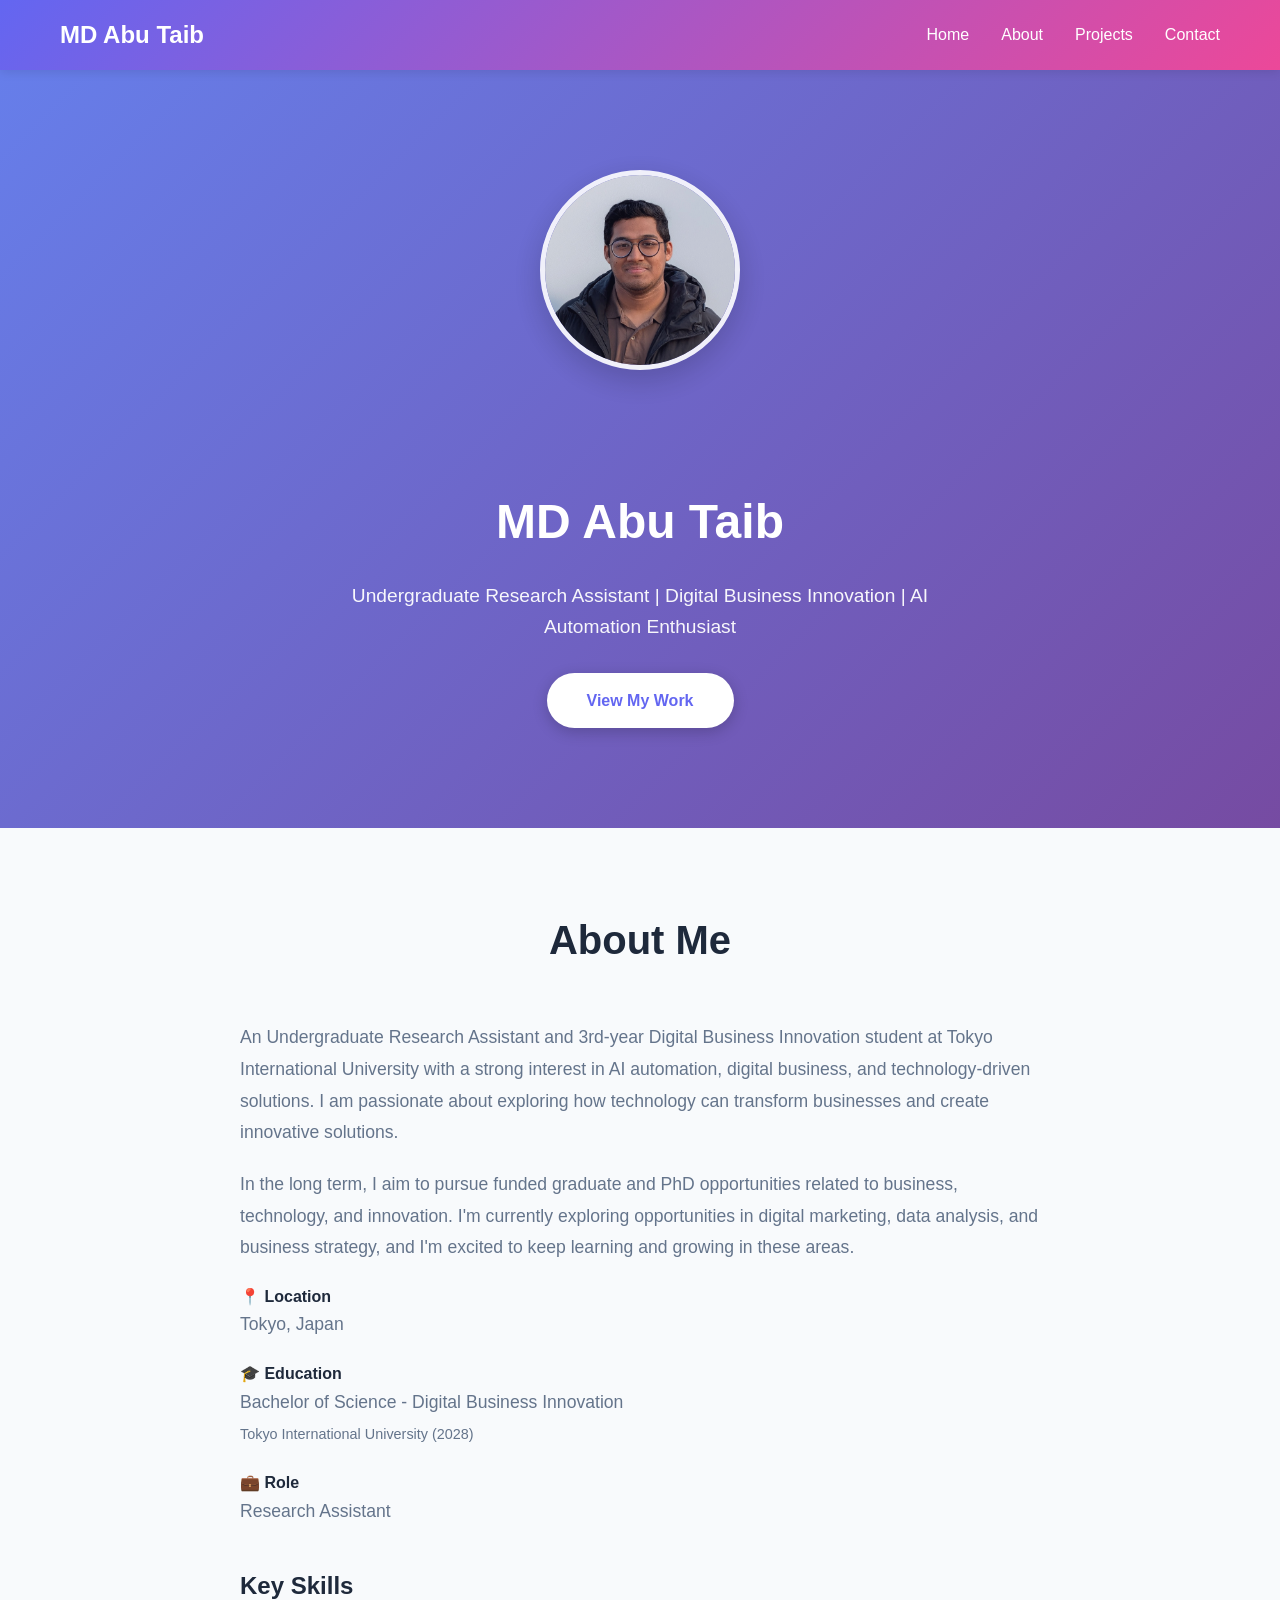
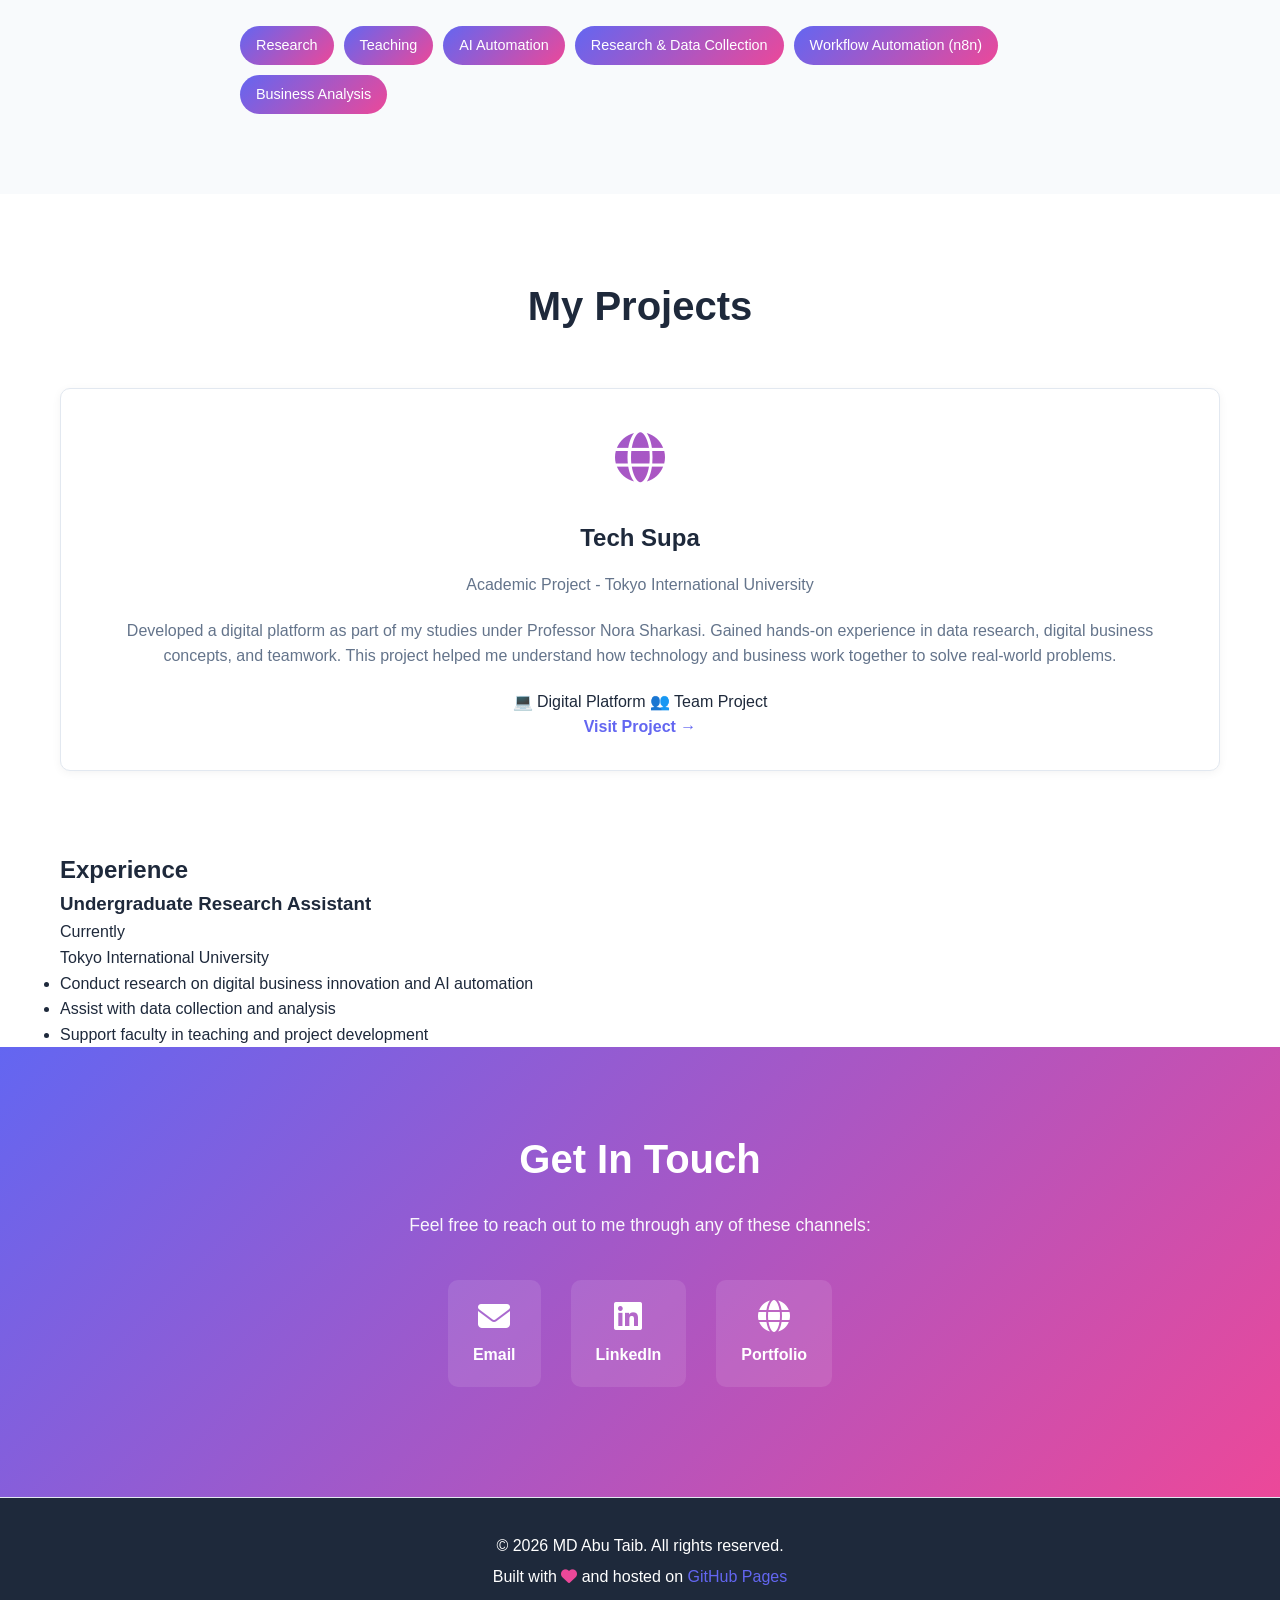
<file: index.html>
<!DOCTYPE html>
<html lang="en">
<head>
    <meta charset="UTF-8">
    <meta name="viewport" content="width=device-width, initial-scale=1.0">
    <title>MD Abu Taib - Digital Business Innovation & AI Automation</title>
    <link rel="stylesheet" href="styles.css">
    <link rel="stylesheet" href="https://cdnjs.cloudflare.com/ajax/libs/font-awesome/6.4.0/css/all.min.css">
    <style>
        .profile-image {
            width: 200px;
            height: 200px;
            border-radius: 50%;
            object-fit: cover;
            border: 5px solid white;
            box-shadow: 0 10px 30px rgba(0, 0, 0, 0.2);
            margin-bottom: 30px;
        }
    </style>
</head>
<body>
    <!-- Navigation -->
    <nav class="navbar">
        <div class="container">
            <div class="logo">MD Abu Taib</div>
            <ul class="nav-links">
                <li><a href="#home">Home</a></li>
                <li><a href="#about">About</a></li>
                <li><a href="#projects">Projects</a></li>
                <li><a href="#contact">Contact</a></li>
            </ul>
        </div>
    </nav>

    <!-- Hero Section -->
    <section id="home" class="hero">
        <div class="hero-content">
            <div class="hero-avatar">
                <img src="profile.jpg" alt="MD Abu Taib Profile Photo" class="profile-image" onerror="this.style.display='none'; document.querySelector('.fallback-avatar').style.display='block';">
                <div class="fallback-avatar" style="display: none;">
                    <i class="fas fa-user-circle"></i>
                </div>
            </div>
            <h1>MD Abu Taib</h1>
            <p>Undergraduate Research Assistant | Digital Business Innovation | AI Automation Enthusiast</p>
            <a href="#projects" class="cta-button">View My Work</a>
        </div>
    </section>

    <!-- About Section -->
    <section id="about" class="about">
        <div class="container">
            <h2>About Me</h2>
            <div class="about-content">
                <div class="about-text">
                    <p>An Undergraduate Research Assistant and 3rd-year Digital Business Innovation student at Tokyo International University with a strong interest in AI automation, digital business, and technology-driven solutions. I am passionate about exploring how technology can transform businesses and create innovative solutions.</p>
                    <p>In the long term, I aim to pursue funded graduate and PhD opportunities related to business, technology, and innovation. I'm currently exploring opportunities in digital marketing, data analysis, and business strategy, and I'm excited to keep learning and growing in these areas.</p>
                    
                    <div class="info-cards">
                        <div class="info-card">
                            <h4>📍 Location</h4>
                            <p>Tokyo, Japan</p>
                        </div>
                        <div class="info-card">
                            <h4>🎓 Education</h4>
                            <p>Bachelor of Science - Digital Business Innovation<br><span style="font-size: 0.9rem;">Tokyo International University (2028)</span></p>
                        </div>
                        <div class="info-card">
                            <h4>💼 Role</h4>
                            <p>Research Assistant</p>
                        </div>
                    </div>

                    <div class="skills">
                        <h3>Key Skills</h3>
                        <div class="skill-tags">
                            <span class="skill-tag">Research</span>
                            <span class="skill-tag">Teaching</span>
                            <span class="skill-tag">AI Automation</span>
                            <span class="skill-tag">Research & Data Collection</span>
                            <span class="skill-tag">Workflow Automation (n8n)</span>
                            <span class="skill-tag">Business Analysis</span>
                        </div>
                    </div>
                </div>
            </div>
        </div>
    </section>

    <!-- Projects Section -->
    <section id="projects" class="projects">
        <div class="container">
            <h2>My Projects</h2>
            <div class="projects-grid">
                <div class="project-card">
                    <div class="project-icon">
                        <i class="fas fa-globe"></i>
                    </div>
                    <h3>Tech Supa</h3>
                    <p class="project-subtitle">Academic Project - Tokyo International University</p>
                    <p>Developed a digital platform as part of my studies under Professor Nora Sharkasi. Gained hands-on experience in data research, digital business concepts, and teamwork. This project helped me understand how technology and business work together to solve real-world problems.</p>
                    <div class="project-meta">
                        <span class="meta-item">💻 Digital Platform</span>
                        <span class="meta-item">👥 Team Project</span>
                    </div>
                    <a href="https://tech-supa.com/" class="project-link" target="_blank">Visit Project →</a>
                </div>
            </div>
        </div>
    </section>

    <!-- Experience Section -->
    <section class="experience">
        <div class="container">
            <h2>Experience</h2>
            <div class="experience-item">
                <div class="experience-header">
                    <h3>Undergraduate Research Assistant</h3>
                    <span class="experience-date">Currently</span>
                </div>
                <p class="experience-org">Tokyo International University</p>
                <ul class="experience-details">
                    <li>Conduct research on digital business innovation and AI automation</li>
                    <li>Assist with data collection and analysis</li>
                    <li>Support faculty in teaching and project development</li>
                </ul>
            </div>
        </div>
    </section>

    <!-- Contact Section -->
    <section id="contact" class="contact">
        <div class="container">
            <h2>Get In Touch</h2>
            <p>Feel free to reach out to me through any of these channels:</p>
            <div class="contact-links">
                <a href="mailto:taibabu426@gmail.com" class="contact-link">
                    <i class="fas fa-envelope"></i>
                    <span>Email</span>
                </a>
                <a href="https://www.linkedin.com/in/md-abu-taib-510877267/" class="contact-link" target="_blank">
                    <i class="fab fa-linkedin"></i>
                    <span>LinkedIn</span>
                </a>
                <a href="https://tech-supa.com/" class="contact-link" target="_blank">
                    <i class="fas fa-globe"></i>
                    <span>Portfolio</span>
                </a>
            </div>
        </div>
    </section>

    <!-- Footer -->
    <footer class="footer">
        <div class="container">
            <p>&copy; 2026 MD Abu Taib. All rights reserved.</p>
            <p>Built with <i class="fas fa-heart"></i> and hosted on <a href="https://pages.github.com/" target="_blank">GitHub Pages</a></p>
        </div>
    </footer>

    <script src="script.js"></script>
</body>
</html>
</file>
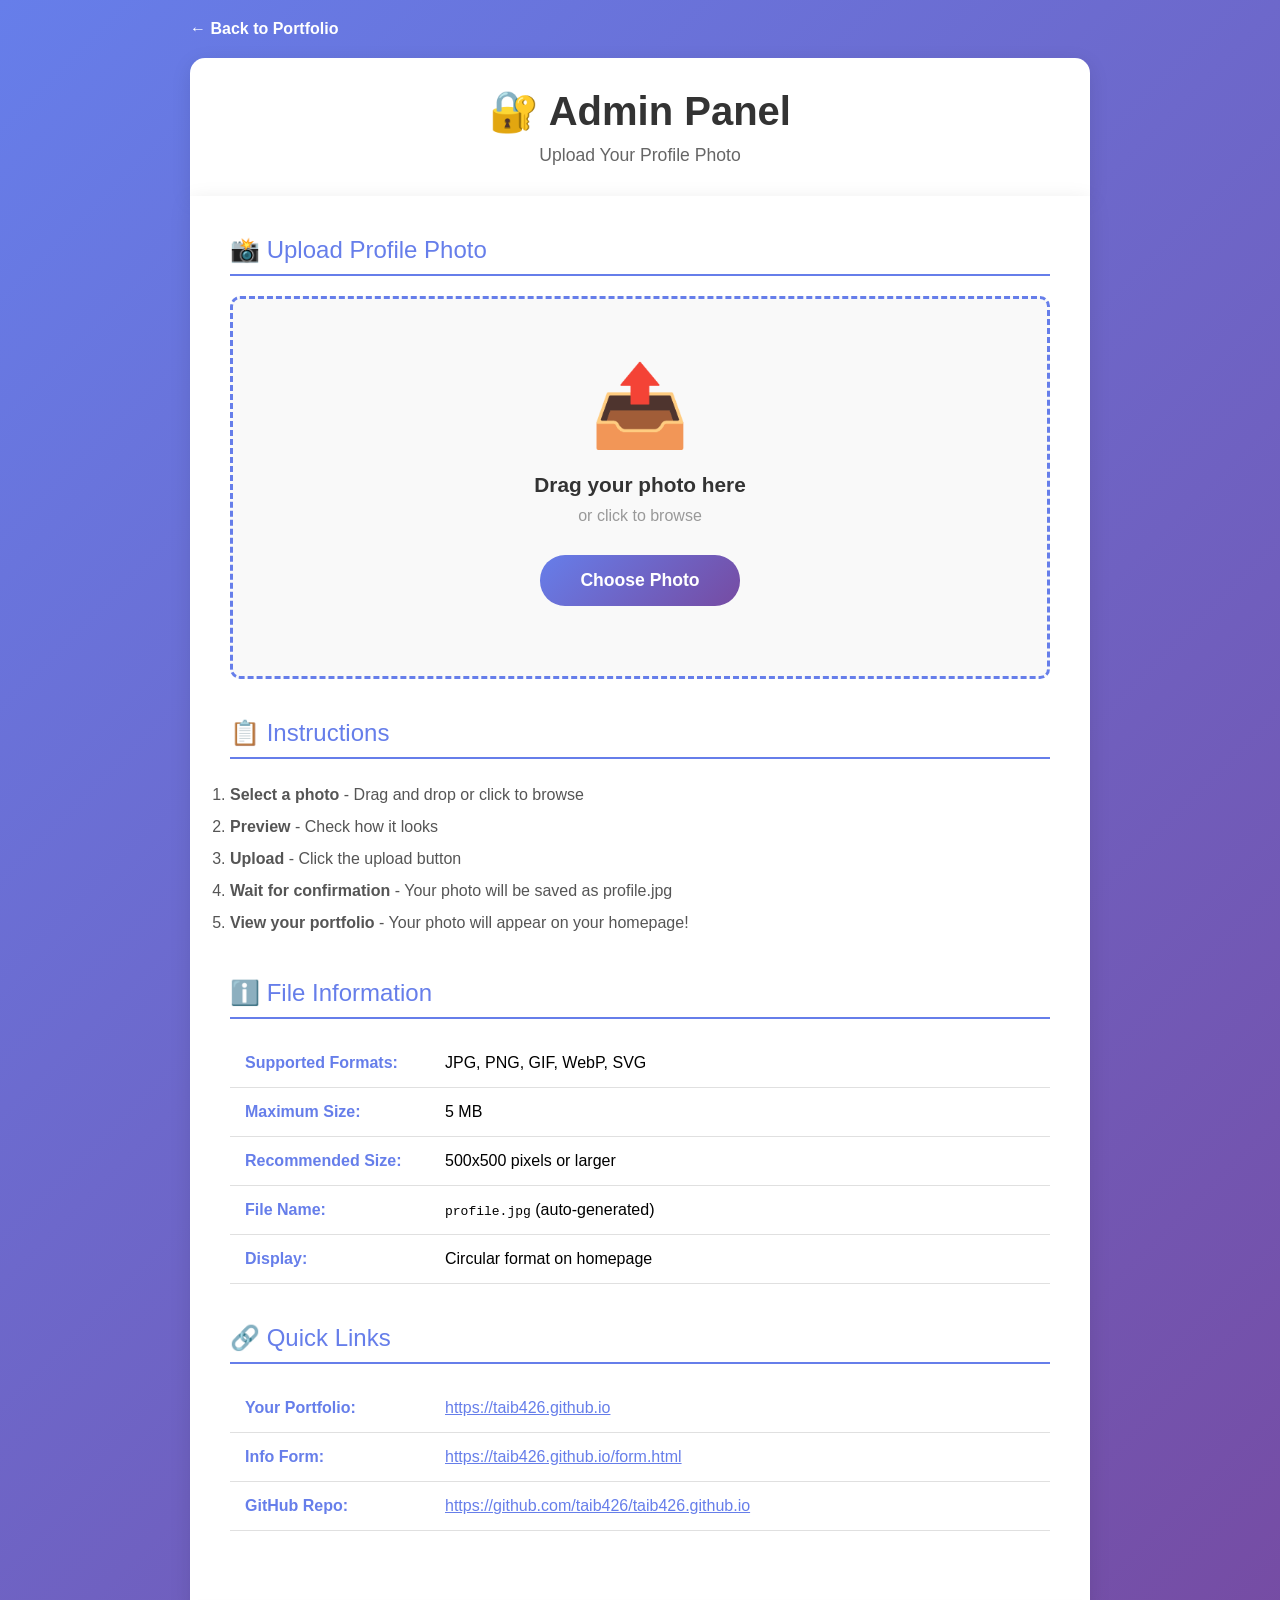
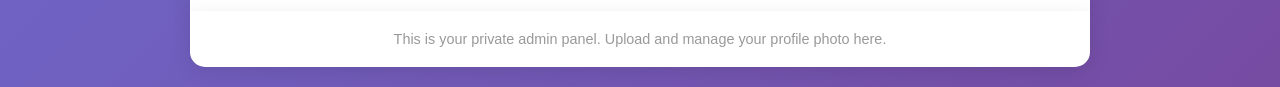
<file: admin.html>
<!DOCTYPE html>
<html lang="en">
<head>
    <meta charset="UTF-8">
    <meta name="viewport" content="width=device-width, initial-scale=1.0">
    <title>Admin Panel - Upload Profile Photo</title>
    <style>
        * {
            margin: 0;
            padding: 0;
            box-sizing: border-box;
        }

        body {
            font-family: 'Segoe UI', Tahoma, Geneva, Verdana, sans-serif;
            background: linear-gradient(135deg, #667eea 0%, #764ba2 100%);
            min-height: 100vh;
            padding: 20px;
        }

        .admin-container {
            max-width: 900px;
            margin: 0 auto;
        }

        .admin-header {
            background: white;
            padding: 30px;
            border-radius: 15px 15px 0 0;
            box-shadow: 0 5px 20px rgba(0, 0, 0, 0.1);
            text-align: center;
        }

        .admin-header h1 {
            color: #333;
            margin-bottom: 10px;
            font-size: 2.5rem;
        }

        .admin-header p {
            color: #666;
            font-size: 1.1rem;
        }

        .admin-content {
            background: white;
            padding: 40px;
            box-shadow: 0 5px 20px rgba(0, 0, 0, 0.1);
        }

        .section {
            margin-bottom: 40px;
        }

        .section-title {
            font-size: 1.5rem;
            color: #667eea;
            margin-bottom: 20px;
            padding-bottom: 10px;
            border-bottom: 2px solid #667eea;
            display: flex;
            align-items: center;
            gap: 10px;
        }

        .upload-box {
            border: 3px dashed #667eea;
            border-radius: 10px;
            padding: 60px 20px;
            text-align: center;
            cursor: pointer;
            transition: all 0.3s ease;
            background: #f9f9f9;
        }

        .upload-box:hover {
            background: #f0f0ff;
            border-color: #764ba2;
            transform: translateY(-2px);
        }

        .upload-box.dragover {
            background: #e8e8ff;
            border-color: #764ba2;
            transform: scale(1.02);
        }

        .upload-icon {
            font-size: 80px;
            margin-bottom: 20px;
        }

        .upload-text {
            font-size: 1.3rem;
            color: #333;
            font-weight: 600;
            margin-bottom: 10px;
        }

        .upload-subtext {
            color: #999;
            font-size: 1rem;
            margin-bottom: 20px;
        }

        .file-input {
            display: none;
        }

        .btn {
            display: inline-block;
            padding: 15px 40px;
            border: none;
            border-radius: 25px;
            font-size: 1.1rem;
            font-weight: 600;
            cursor: pointer;
            transition: all 0.3s ease;
            margin: 10px 5px;
        }

        .btn-primary {
            background: linear-gradient(135deg, #667eea 0%, #764ba2 100%);
            color: white;
        }

        .btn-primary:hover {
            transform: translateY(-3px);
            box-shadow: 0 5px 20px rgba(102, 126, 234, 0.4);
        }

        .btn-secondary {
            background: #f0f0f0;
            color: #333;
        }

        .btn-secondary:hover {
            background: #e0e0e0;
        }

        .preview-container {
            background: #f9f9f9;
            padding: 30px;
            border-radius: 10px;
            margin-top: 30px;
            text-align: center;
            display: none;
        }

        .preview-container.show {
            display: block;
        }

        .preview-image {
            max-width: 300px;
            height: 300px;
            border-radius: 50%;
            object-fit: cover;
            border: 5px solid #667eea;
            margin: 0 auto;
            display: block;
            box-shadow: 0 5px 30px rgba(102, 126, 234, 0.3);
        }

        .preview-filename {
            margin-top: 15px;
            color: #666;
            font-size: 1rem;
        }

        .action-buttons {
            margin-top: 20px;
            text-align: center;
        }

        .status {
            padding: 20px;
            border-radius: 10px;
            margin-top: 20px;
            display: none;
            font-weight: 600;
        }

        .status.show {
            display: block;
        }

        .status.success {
            background: #d4edda;
            color: #155724;
            border: 2px solid #c3e6cb;
        }

        .status.error {
            background: #f8d7da;
            color: #721c24;
            border: 2px solid #f5c6cb;
        }

        .status.loading {
            background: #cfe2ff;
            color: #084298;
            border: 2px solid #b6d4fe;
        }

        .info-table {
            width: 100%;
            border-collapse: collapse;
            margin-top: 20px;
        }

        .info-table td {
            padding: 15px;
            border-bottom: 1px solid #e0e0e0;
        }

        .info-table td:first-child {
            font-weight: 600;
            color: #667eea;
            width: 200px;
        }

        .code-block {
            background: #f0f0f0;
            padding: 15px;
            border-radius: 8px;
            font-family: 'Courier New', monospace;
            overflow-x: auto;
            margin-top: 10px;
        }

        .loader {
            border: 4px solid #f3f3f3;
            border-top: 4px solid #667eea;
            border-radius: 50%;
            width: 40px;
            height: 40px;
            animation: spin 1s linear infinite;
            margin: 10px auto;
        }

        @keyframes spin {
            0% { transform: rotate(0deg); }
            100% { transform: rotate(360deg); }
        }

        .footer-admin {
            background: white;
            padding: 20px 40px;
            border-radius: 0 0 15px 15px;
            box-shadow: 0 5px 20px rgba(0, 0, 0, 0.1);
            text-align: center;
            color: #999;
            font-size: 0.9rem;
        }

        .back-link {
            display: inline-block;
            margin-bottom: 20px;
            color: white;
            text-decoration: none;
            font-weight: 600;
            transition: all 0.3s ease;
        }

        .back-link:hover {
            transform: translateX(-5px);
        }

        @media (max-width: 600px) {
            .admin-header h1 {
                font-size: 1.8rem;
            }

            .upload-icon {
                font-size: 60px;
            }

            .admin-content {
                padding: 20px;
            }
        }
    </style>
</head>
<body>
    <div class="admin-container">
        <a href="index.html" class="back-link">← Back to Portfolio</a>

        <div class="admin-header">
            <h1>🔐 Admin Panel</h1>
            <p>Upload Your Profile Photo</p>
        </div>

        <div class="admin-content">
            <!-- Upload Section -->
            <div class="section">
                <div class="section-title">📸 Upload Profile Photo</div>
                
                <div class="upload-box" id="uploadBox">
                    <div class="upload-icon">📤</div>
                    <div class="upload-text">Drag your photo here</div>
                    <div class="upload-subtext">or click to browse</div>
                    <button class="btn btn-primary" onclick="document.getElementById('fileInput').click()">Choose Photo</button>
                    <input type="file" id="fileInput" class="file-input" accept="image/*">
                </div>

                <!-- Preview -->
                <div class="preview-container" id="previewContainer">
                    <h3>Preview</h3>
                    <img id="previewImage" class="preview-image" alt="Preview">
                    <div class="preview-filename" id="previewFilename"></div>
                    <div class="action-buttons">
                        <button class="btn btn-primary" id="uploadBtn">✅ Upload & Save</button>
                        <button class="btn btn-secondary" onclick="cancelUpload()">❌ Choose Another</button>
                    </div>
                </div>

                <!-- Status Message -->
                <div class="status" id="status"></div>
            </div>

            <!-- Instructions Section -->
            <div class="section">
                <div class="section-title">📋 Instructions</div>
                <ol style="line-height: 2; color: #555;">
                    <li><strong>Select a photo</strong> - Drag and drop or click to browse</li>
                    <li><strong>Preview</strong> - Check how it looks</li>
                    <li><strong>Upload</strong> - Click the upload button</li>
                    <li><strong>Wait for confirmation</strong> - Your photo will be saved as profile.jpg</li>
                    <li><strong>View your portfolio</strong> - Your photo will appear on your homepage!</li>
                </ol>
            </div>

            <!-- Info Section -->
            <div class="section">
                <div class="section-title">ℹ️ File Information</div>
                <table class="info-table">
                    <tr>
                        <td>Supported Formats:</td>
                        <td>JPG, PNG, GIF, WebP, SVG</td>
                    </tr>
                    <tr>
                        <td>Maximum Size:</td>
                        <td>5 MB</td>
                    </tr>
                    <tr>
                        <td>Recommended Size:</td>
                        <td>500x500 pixels or larger</td>
                    </tr>
                    <tr>
                        <td>File Name:</td>
                        <td><code>profile.jpg</code> (auto-generated)</td>
                    </tr>
                    <tr>
                        <td>Display:</td>
                        <td>Circular format on homepage</td>
                    </tr>
                </table>
            </div>

            <!-- Links Section -->
            <div class="section">
                <div class="section-title">🔗 Quick Links</div>
                <table class="info-table">
                    <tr>
                        <td>Your Portfolio:</td>
                        <td><a href="index.html" target="_blank" style="color: #667eea; text-decoration: underline;">https://taib426.github.io</a></td>
                    </tr>
                    <tr>
                        <td>Info Form:</td>
                        <td><a href="form.html" target="_blank" style="color: #667eea; text-decoration: underline;">https://taib426.github.io/form.html</a></td>
                    </tr>
                    <tr>
                        <td>GitHub Repo:</td>
                        <td><a href="https://github.com/taib426/taib426.github.io" target="_blank" style="color: #667eea; text-decoration: underline;">https://github.com/taib426/taib426.github.io</a></td>
                    </tr>
                </table>
            </div>
        </div>

        <div class="footer-admin">
            <p>This is your private admin panel. Upload and manage your profile photo here.</p>
        </div>
    </div>

    <script>
        const uploadBox = document.getElementById('uploadBox');
        const fileInput = document.getElementById('fileInput');
        const previewContainer = document.getElementById('previewContainer');
        const previewImage = document.getElementById('previewImage');
        const previewFilename = document.getElementById('previewFilename');
        const uploadBtn = document.getElementById('uploadBtn');
        const status = document.getElementById('status');

        let selectedFile = null;

        // Drag and Drop
        uploadBox.addEventListener('dragover', (e) => {
            e.preventDefault();
            uploadBox.classList.add('dragover');
        });

        uploadBox.addEventListener('dragleave', () => {
            uploadBox.classList.remove('dragover');
        });

        uploadBox.addEventListener('drop', (e) => {
            e.preventDefault();
            uploadBox.classList.remove('dragover');
            const files = e.dataTransfer.files;
            if (files.length > 0) {
                handleFile(files[0]);
            }
        });

        // File Input Change
        fileInput.addEventListener('change', (e) => {
            if (e.target.files.length > 0) {
                handleFile(e.target.files[0]);
            }
        });

        function handleFile(file) {
            // Validate
            if (!file.type.startsWith('image/')) {
                showStatus('❌ Please select an image file', 'error');
                return;
            }

            if (file.size > 5 * 1024 * 1024) {
                showStatus('❌ File size must be less than 5MB', 'error');
                return;
            }

            selectedFile = file;

            // Show preview
            const reader = new FileReader();
            reader.onload = (e) => {
                previewImage.src = e.target.result;
                previewFilename.textContent = `📄 ${file.name} (${(file.size / 1024).toFixed(2)} KB)`;
                previewContainer.classList.add('show');
                uploadBox.style.opacity = '0.5';
                uploadBox.style.pointerEvents = 'none';
                status.classList.remove('show');
            };
            reader.readAsDataURL(file);
        }

        function cancelUpload() {
            selectedFile = null;
            fileInput.value = '';
            previewContainer.classList.remove('show');
            uploadBox.style.opacity = '1';
            uploadBox.style.pointerEvents = 'auto';
            status.classList.remove('show');
        }

        uploadBtn.addEventListener('click', () => {
            if (!selectedFile) return;

            uploadBtn.disabled = true;
            showStatus('<div class="loader"></div> 🔄 Uploading to GitHub...', 'loading');

            const reader = new FileReader();
            reader.onload = (e) => {
                const base64 = e.target.result.split(',')[1];
                uploadToGithub(base64);
            };
            reader.readAsDataURL(selectedFile);
        });

        function uploadToGithub(base64Data) {
            // Get GitHub token from user
            const token = prompt('🔑 Enter your GitHub Personal Access Token:\n\n(Create one at: https://github.com/settings/tokens/new)\nScopes needed: repo, public_repo');
            
            if (!token) {
                showStatus('⚠️ Upload cancelled. Token is required.', 'error');
                uploadBtn.disabled = false;
                return;
            }

            const filename = 'profile.jpg';
            const message = 'Upload profile photo';

            // Check if file exists
            fetch(`https://api.github.com/repos/taib426/taib426.github.io/contents/${filename}`, {
                headers: {
                    'Authorization': `token ${token}`,
                    'Accept': 'application/vnd.github.v3+json'
                }
            })
            .then(res => {
                if (res.ok) return res.json();
                return null;
            })
            .then(existingFile => {
                // Upload file
                const sha = existingFile ? existingFile.sha : null;
                const body = {
                    message: message,
                    content: base64Data,
                    branch: 'main'
                };

                if (sha) body.sha = sha;

                return fetch(`https://api.github.com/repos/taib426/taib426.github.io/contents/${filename}`, {
                    method: 'PUT',
                    headers: {
                        'Authorization': `token ${token}`,
                        'Accept': 'application/vnd.github.v3+json'
                    },
                    body: JSON.stringify(body)
                });
            })
            .then(res => {
                if (res.ok) {
                    showStatus('✅ Success! Your photo has been uploaded to GitHub!\n\n📸 Your photo will appear on your portfolio at: https://taib426.github.io', 'success');
                    setTimeout(() => {
                        window.location.reload();
                    }, 3000);
                } else {
                    throw new Error('Upload failed');
                }
            })
            .catch(error => {
                showStatus(`❌ Error: ${error.message}\n\nMake sure your token is valid and has repo permissions.`, 'error');
                uploadBtn.disabled = false;
            });
        }

        function showStatus(message, type) {
            status.innerHTML = message;
            status.className = `status show ${type}`;
        }
    </script>
</body>
</html>
</file>
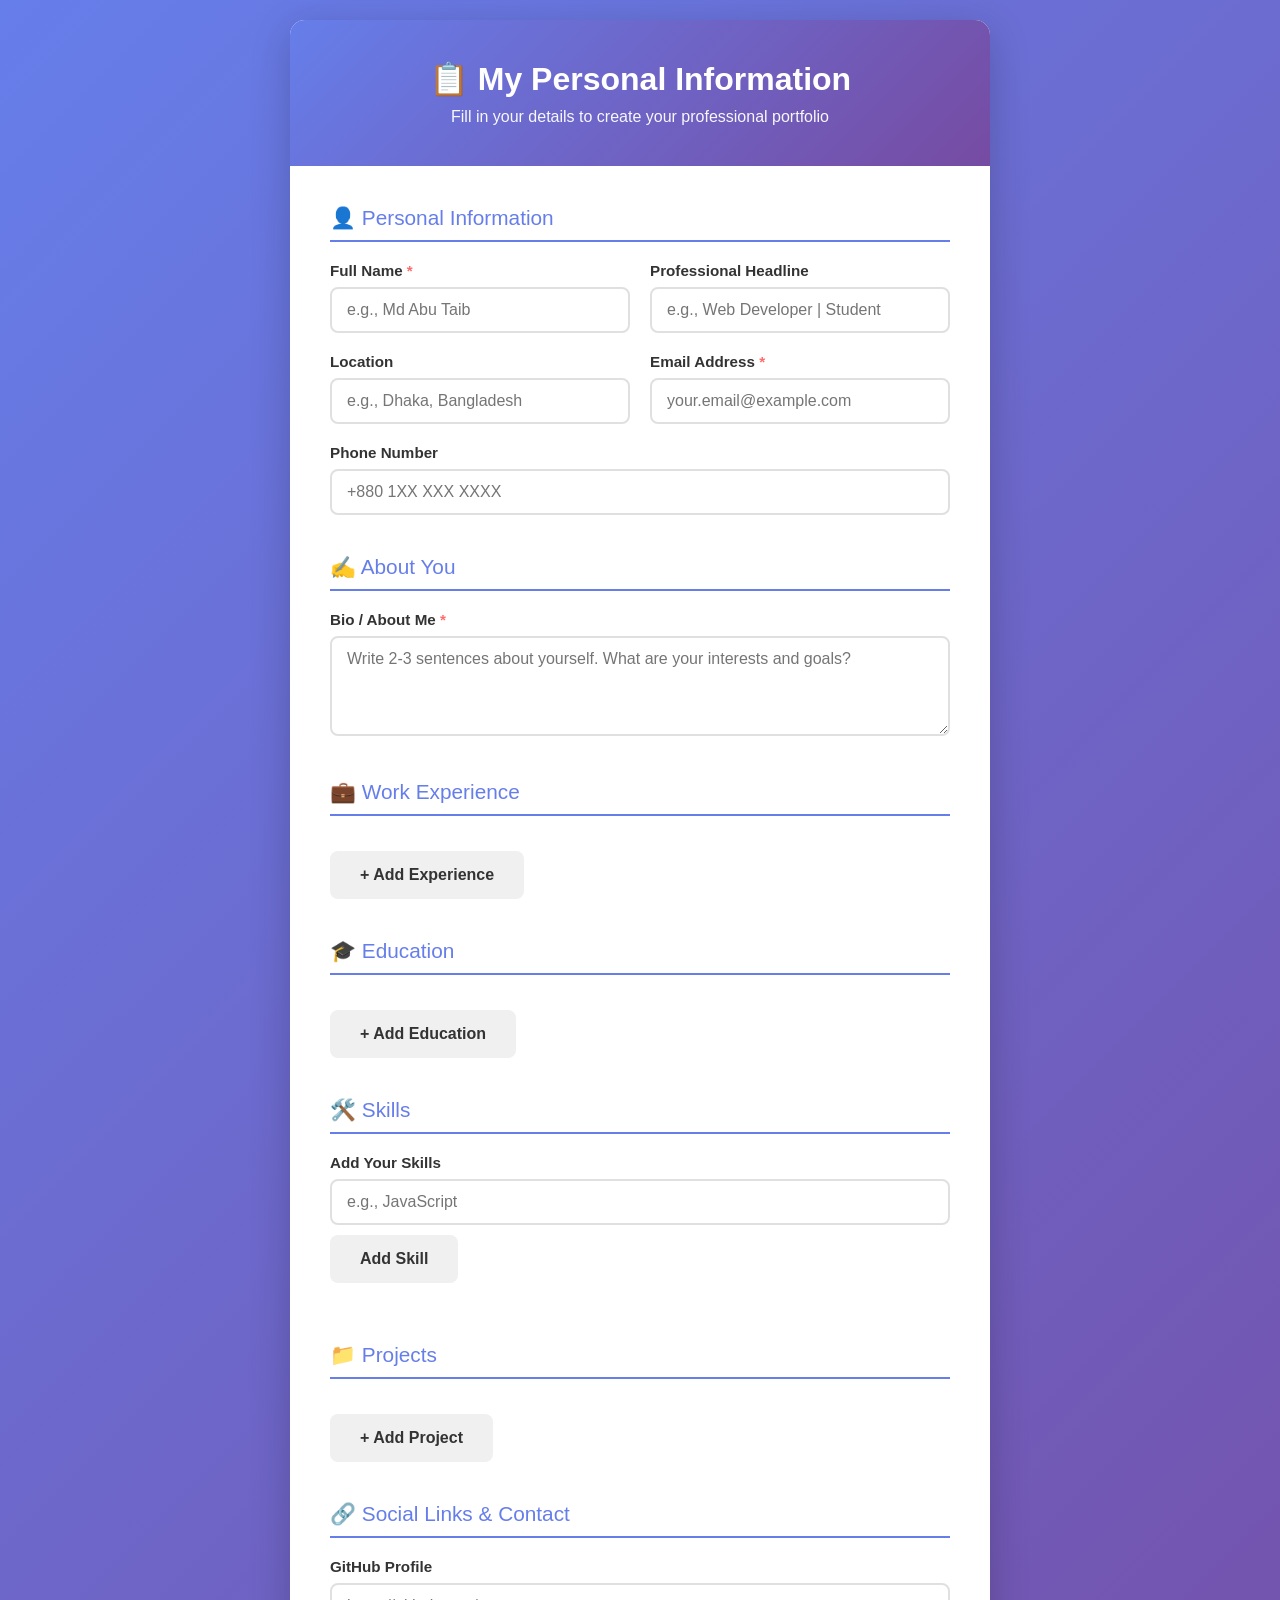
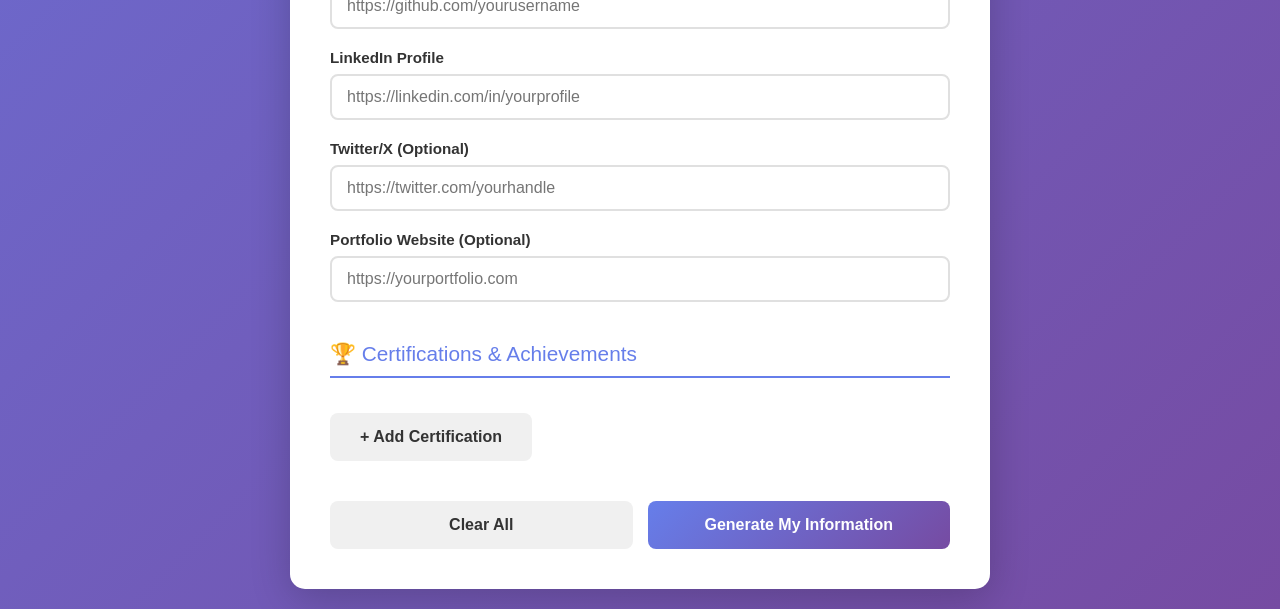
<file: form.html>
<!DOCTYPE html>
<html lang="en">
<head>
    <meta charset="UTF-8">
    <meta name="viewport" content="width=device-width, initial-scale=1.0">
    <title>Personal Information Form - Taib</title>
    <style>
        * {
            margin: 0;
            padding: 0;
            box-sizing: border-box;
        }

        body {
            font-family: 'Segoe UI', Tahoma, Geneva, Verdana, sans-serif;
            background: linear-gradient(135deg, #667eea 0%, #764ba2 100%);
            min-height: 100vh;
            padding: 20px;
        }

        .container {
            max-width: 700px;
            margin: 0 auto;
            background: white;
            border-radius: 15px;
            box-shadow: 0 10px 40px rgba(0, 0, 0, 0.2);
            overflow: hidden;
        }

        .form-header {
            background: linear-gradient(135deg, #667eea 0%, #764ba2 100%);
            color: white;
            padding: 40px 30px;
            text-align: center;
        }

        .form-header h1 {
            font-size: 2rem;
            margin-bottom: 10px;
        }

        .form-header p {
            font-size: 1rem;
            opacity: 0.95;
        }

        .form-content {
            padding: 40px;
        }

        .section {
            margin-bottom: 40px;
        }

        .section-title {
            font-size: 1.3rem;
            color: #667eea;
            margin-bottom: 20px;
            padding-bottom: 10px;
            border-bottom: 2px solid #667eea;
            display: flex;
            align-items: center;
            gap: 10px;
        }

        .form-group {
            margin-bottom: 20px;
        }

        label {
            display: block;
            margin-bottom: 8px;
            color: #333;
            font-weight: 600;
            font-size: 0.95rem;
        }

        .required::after {
            content: " *";
            color: #ff6b6b;
        }

        input[type="text"],
        input[type="email"],
        input[type="tel"],
        input[type="url"],
        textarea,
        select {
            width: 100%;
            padding: 12px 15px;
            border: 2px solid #e0e0e0;
            border-radius: 8px;
            font-size: 1rem;
            font-family: 'Segoe UI', Tahoma, Geneva, Verdana, sans-serif;
            transition: border-color 0.3s ease;
        }

        input[type="text"]:focus,
        input[type="email"]:focus,
        input[type="tel"]:focus,
        input[type="url"]:focus,
        textarea:focus,
        select:focus {
            outline: none;
            border-color: #667eea;
            box-shadow: 0 0 0 3px rgba(102, 126, 234, 0.1);
        }

        textarea {
            resize: vertical;
            min-height: 100px;
        }

        .form-row {
            display: grid;
            grid-template-columns: 1fr 1fr;
            gap: 20px;
        }

        .add-more-btn {
            background: #f0f0f0;
            border: 2px dashed #667eea;
            color: #667eea;
            padding: 12px 20px;
            border-radius: 8px;
            cursor: pointer;
            font-weight: 600;
            transition: all 0.3s ease;
            margin-top: 15px;
        }

        .add-more-btn:hover {
            background: #667eea;
            color: white;
        }

        .skill-tag-container {
            display: flex;
            flex-wrap: wrap;
            gap: 10px;
            margin-top: 10px;
        }

        .skill-tag {
            background: #667eea;
            color: white;
            padding: 8px 15px;
            border-radius: 20px;
            font-size: 0.9rem;
            display: flex;
            align-items: center;
            gap: 8px;
        }

        .skill-tag button {
            background: none;
            border: none;
            color: white;
            cursor: pointer;
            font-size: 1rem;
            padding: 0;
        }

        .button-group {
            display: flex;
            gap: 15px;
            margin-top: 40px;
        }

        button[type="submit"],
        button[type="button"] {
            flex: 1;
            padding: 15px 30px;
            border: none;
            border-radius: 8px;
            font-size: 1rem;
            font-weight: 600;
            cursor: pointer;
            transition: all 0.3s ease;
        }

        button[type="submit"] {
            background: linear-gradient(135deg, #667eea 0%, #764ba2 100%);
            color: white;
        }

        button[type="submit"]:hover {
            transform: translateY(-2px);
            box-shadow: 0 5px 20px rgba(102, 126, 234, 0.4);
        }

        button[type="button"] {
            background: #f0f0f0;
            color: #333;
        }

        button[type="button"]:hover {
            background: #e0e0e0;
        }

        .hidden {
            display: none;
        }

        .form-item-header {
            display: flex;
            justify-content: space-between;
            align-items: center;
            margin-bottom: 15px;
            padding-bottom: 10px;
            border-bottom: 1px solid #f0f0f0;
        }

        .form-item-header h4 {
            color: #667eea;
            font-size: 0.95rem;
        }

        .remove-btn {
            background: #ff6b6b;
            color: white;
            border: none;
            padding: 5px 10px;
            border-radius: 5px;
            cursor: pointer;
            font-size: 0.9rem;
        }

        .remove-btn:hover {
            background: #ff5252;
        }

        @media (max-width: 600px) {
            .form-row {
                grid-template-columns: 1fr;
            }

            .form-header h1 {
                font-size: 1.5rem;
            }

            .form-content {
                padding: 20px;
            }
        }
    </style>
</head>
<body>
    <div class="container">
        <div class="form-header">
            <h1>📋 My Personal Information</h1>
            <p>Fill in your details to create your professional portfolio</p>
        </div>

        <div class="form-content">
            <form id="personalForm">

                <!-- PERSONAL INFORMATION -->
                <div class="section">
                    <div class="section-title">👤 Personal Information</div>

                    <div class="form-row">
                        <div class="form-group">
                            <label for="fullName" class="required">Full Name</label>
                            <input type="text" id="fullName" placeholder="e.g., Md Abu Taib" required>
                        </div>
                        <div class="form-group">
                            <label for="headline">Professional Headline</label>
                            <input type="text" id="headline" placeholder="e.g., Web Developer | Student">
                        </div>
                    </div>

                    <div class="form-row">
                        <div class="form-group">
                            <label for="location">Location</label>
                            <input type="text" id="location" placeholder="e.g., Dhaka, Bangladesh">
                        </div>
                        <div class="form-group">
                            <label for="email" class="required">Email Address</label>
                            <input type="email" id="email" placeholder="your.email@example.com" required>
                        </div>
                    </div>

                    <div class="form-group">
                        <label for="phone">Phone Number</label>
                        <input type="tel" id="phone" placeholder="+880 1XX XXX XXXX">
                    </div>
                </div>

                <!-- ABOUT ME -->
                <div class="section">
                    <div class="section-title">✍️ About You</div>

                    <div class="form-group">
                        <label for="about" class="required">Bio / About Me</label>
                        <textarea id="about" placeholder="Write 2-3 sentences about yourself. What are your interests and goals?" required></textarea>
                    </div>
                </div>

                <!-- WORK EXPERIENCE -->
                <div class="section">
                    <div class="section-title">💼 Work Experience</div>
                    <div id="experienceContainer"></div>
                    <button type="button" class="add-more-btn" onclick="addExperience()">+ Add Experience</button>
                </div>

                <!-- EDUCATION -->
                <div class="section">
                    <div class="section-title">🎓 Education</div>
                    <div id="educationContainer"></div>
                    <button type="button" class="add-more-btn" onclick="addEducation()">+ Add Education</button>
                </div>

                <!-- SKILLS -->
                <div class="section">
                    <div class="section-title">🛠️ Skills</div>

                    <div class="form-group">
                        <label for="skillInput">Add Your Skills</label>
                        <input type="text" id="skillInput" placeholder="e.g., JavaScript" onkeypress="if(event.key==='Enter') addSkill()">
                        <button type="button" class="add-more-btn" onclick="addSkill()" style="margin-top: 10px;">Add Skill</button>
                    </div>
                    <div class="skill-tag-container" id="skillsContainer"></div>
                </div>

                <!-- PROJECTS -->
                <div class="section">
                    <div class="section-title">📁 Projects</div>
                    <div id="projectsContainer"></div>
                    <button type="button" class="add-more-btn" onclick="addProject()">+ Add Project</button>
                </div>

                <!-- SOCIAL LINKS -->
                <div class="section">
                    <div class="section-title">🔗 Social Links & Contact</div>

                    <div class="form-group">
                        <label for="github">GitHub Profile</label>
                        <input type="url" id="github" placeholder="https://github.com/yourusername">
                    </div>

                    <div class="form-group">
                        <label for="linkedin">LinkedIn Profile</label>
                        <input type="url" id="linkedin" placeholder="https://linkedin.com/in/yourprofile">
                    </div>

                    <div class="form-group">
                        <label for="twitter">Twitter/X (Optional)</label>
                        <input type="url" id="twitter" placeholder="https://twitter.com/yourhandle">
                    </div>

                    <div class="form-group">
                        <label for="portfolio">Portfolio Website (Optional)</label>
                        <input type="url" id="portfolio" placeholder="https://yourportfolio.com">
                    </div>
                </div>

                <!-- CERTIFICATIONS -->
                <div class="section">
                    <div class="section-title">🏆 Certifications & Achievements</div>
                    <div id="certificationsContainer"></div>
                    <button type="button" class="add-more-btn" onclick="addCertification()">+ Add Certification</button>
                </div>

                <!-- BUTTONS -->
                <div class="button-group">
                    <button type="button" onclick="clearForm()">Clear All</button>
                    <button type="submit">Generate My Information</button>
                </div>
            </form>

            <!-- OUTPUT -->
            <div id="outputSection" class="hidden" style="margin-top: 40px;">
                <div style="background: #f5f5f5; padding: 20px; border-radius: 8px;">
                    <h3 style="margin-bottom: 15px; color: #333;">📋 Your Information (Copy this text):</h3>
                    <textarea id="outputText" readonly style="width: 100%; height: 300px; padding: 15px; border-radius: 8px; border: 1px solid #ddd; font-family: monospace; font-size: 0.9rem;"></textarea>
                    <button type="button" onclick="copyToClipboard()" style="background: #667eea; color: white; padding: 10px 20px; border: none; border-radius: 5px; cursor: pointer; margin-top: 10px; font-weight: 600;">📋 Copy to Clipboard</button>
                </div>
            </div>
        </div>
    </div>

    <script>
        let experienceCount = 0;
        let educationCount = 0;
        let projectCount = 0;
        let certificationCount = 0;
        let skills = [];

        function addExperience() {
            experienceCount++;
            const html = `
                <div style="margin-bottom: 20px; padding: 15px; background: #f9f9f9; border-radius: 8px;">
                    <div class="form-item-header">
                        <h4>Experience ${experienceCount}</h4>
                        <button type="button" class="remove-btn" onclick="this.closest('div').remove()">Remove</button>
                    </div>
                    <div class="form-row">
                        <div class="form-group">
                            <label>Job Title</label>
                            <input type="text" class="exp-title" placeholder="e.g., Full Stack Developer">
                        </div>
                        <div class="form-group">
                            <label>Company Name</label>
                            <input type="text" class="exp-company" placeholder="e.g., Tech Company">
                        </div>
                    </div>
                    <div class="form-row">
                        <div class="form-group">
                            <label>Duration</label>
                            <input type="text" class="exp-duration" placeholder="e.g., Jan 2024 - Present">
                        </div>
                    </div>
                    <div class="form-group">
                        <label>Description</label>
                        <textarea class="exp-description" placeholder="Describe your role and responsibilities"></textarea>
                    </div>
                </div>
            `;
            document.getElementById('experienceContainer').insertAdjacentHTML('beforeend', html);
        }

        function addEducation() {
            educationCount++;
            const html = `
                <div style="margin-bottom: 20px; padding: 15px; background: #f9f9f9; border-radius: 8px;">
                    <div class="form-item-header">
                        <h4>Education ${educationCount}</h4>
                        <button type="button" class="remove-btn" onclick="this.closest('div').remove()">Remove</button>
                    </div>
                    <div class="form-group">
                        <label>School/University Name</label>
                        <input type="text" class="edu-school" placeholder="e.g., Bangladesh University of Engineering and Technology">
                    </div>
                    <div class="form-row">
                        <div class="form-group">
                            <label>Degree</label>
                            <input type="text" class="edu-degree" placeholder="e.g., Bachelor of Science">
                        </div>
                        <div class="form-group">
                            <label>Field of Study</label>
                            <input type="text" class="edu-field" placeholder="e.g., Computer Science">
                        </div>
                    </div>
                    <div class="form-group">
                        <label>Year of Graduation</label>
                        <input type="text" class="edu-year" placeholder="e.g., 2025">
                    </div>
                </div>
            `;
            document.getElementById('educationContainer').insertAdjacentHTML('beforeend', html);
        }

        function addProject() {
            projectCount++;
            const html = `
                <div style="margin-bottom: 20px; padding: 15px; background: #f9f9f9; border-radius: 8px;">
                    <div class="form-item-header">
                        <h4>Project ${projectCount}</h4>
                        <button type="button" class="remove-btn" onclick="this.closest('div').remove()">Remove</button>
                    </div>
                    <div class="form-group">
                        <label>Project Name</label>
                        <input type="text" class="proj-name" placeholder="e.g., Personal Portfolio Website">
                    </div>
                    <div class="form-group">
                        <label>Description</label>
                        <textarea class="proj-description" placeholder="What does your project do?"></textarea>
                    </div>
                    <div class="form-group">
                        <label>Technologies Used</label>
                        <input type="text" class="proj-tech" placeholder="e.g., HTML, CSS, JavaScript, React">
                    </div>
                    <div class="form-group">
                        <label>Project Link</label>
                        <input type="url" class="proj-link" placeholder="https://github.com/username/project">
                    </div>
                </div>
            `;
            document.getElementById('projectsContainer').insertAdjacentHTML('beforeend', html);
        }

        function addCertification() {
            certificationCount++;
            const html = `
                <div style="margin-bottom: 20px; padding: 15px; background: #f9f9f9; border-radius: 8px;">
                    <div class="form-item-header">
                        <h4>Certification ${certificationCount}</h4>
                        <button type="button" class="remove-btn" onclick="this.closest('div').remove()">Remove</button>
                    </div>
                    <div class="form-group">
                        <label>Certification Name</label>
                        <input type="text" class="cert-name" placeholder="e.g., Google Cloud Associate Cloud Engineer">
                    </div>
                    <div class="form-group">
                        <label>Issuer (Optional)</label>
                        <input type="text" class="cert-issuer" placeholder="e.g., Google">
                    </div>
                </div>
            `;
            document.getElementById('certificationsContainer').insertAdjacentHTML('beforeend', html);
        }

        function addSkill() {
            const skillInput = document.getElementById('skillInput');
            const skill = skillInput.value.trim();
            
            if (skill && !skills.includes(skill)) {
                skills.push(skill);
                skillInput.value = '';
                renderSkills();
            }
        }

        function removeSkill(skill) {
            skills = skills.filter(s => s !== skill);
            renderSkills();
        }

        function renderSkills() {
            const container = document.getElementById('skillsContainer');
            container.innerHTML = skills.map(skill => `
                <div class="skill-tag">
                    ${skill}
                    <button type="button" onclick="removeSkill('${skill}')">✕</button>
                </div>
            `).join('');
        }

        document.getElementById('personalForm').addEventListener('submit', function(e) {
            e.preventDefault();
            generateOutput();
        });

        function generateOutput() {
            let output = '=== MY PERSONAL INFORMATION ===\n\n';

            output += '👤 PERSONAL INFORMATION\n';
            output += `Full Name: ${document.getElementById('fullName').value}\n`;
            output += `Professional Headline: ${document.getElementById('headline').value}\n`;
            output += `Location: ${document.getElementById('location').value}\n`;
            output += `Email: ${document.getElementById('email').value}\n`;
            output += `Phone: ${document.getElementById('phone').value}\n\n`;

            output += '✍️ ABOUT ME\n';
            output += `${document.getElementById('about').value}\n\n`;

            output += '💼 WORK EXPERIENCE\n';
            document.querySelectorAll('.exp-title').forEach((el, idx) => {
                if (el.value) {
                    output += `\nExperience ${idx + 1}:\n`;
                    output += `  Job Title: ${el.value}\n`;
                    output += `  Company: ${el.parentElement.parentElement.querySelector('.exp-company').value}\n`;
                    output += `  Duration: ${el.parentElement.parentElement.querySelector('.exp-duration').value}\n`;
                    output += `  Description: ${el.parentElement.parentElement.querySelector('.exp-description').value}\n`;
                }
            });
            output += '\n';

            output += '🎓 EDUCATION\n';
            document.querySelectorAll('.edu-school').forEach((el, idx) => {
                if (el.value) {
                    output += `\nEducation ${idx + 1}:\n`;
                    output += `  School: ${el.value}\n`;
                    output += `  Degree: ${el.parentElement.parentElement.querySelector('.edu-degree').value}\n`;
                    output += `  Field: ${el.parentElement.parentElement.querySelector('.edu-field').value}\n`;
                    output += `  Year: ${el.parentElement.parentElement.querySelector('.edu-year').value}\n`;
                }
            });
            output += '\n';

            output += '🛠️ SKILLS\n';
            output += skills.join(', ') + '\n\n';

            output += '📁 PROJECTS\n';
            document.querySelectorAll('.proj-name').forEach((el, idx) => {
                if (el.value) {
                    output += `\nProject ${idx + 1}:\n`;
                    output += `  Name: ${el.value}\n`;
                    output += `  Description: ${el.parentElement.parentElement.querySelector('.proj-description').value}\n`;
                    output += `  Technologies: ${el.parentElement.parentElement.querySelector('.proj-tech').value}\n`;
                    output += `  Link: ${el.parentElement.parentElement.querySelector('.proj-link').value}\n`;
                }
            });
            output += '\n';

            output += '🔗 SOCIAL LINKS\n';
            output += `GitHub: ${document.getElementById('github').value}\n`;
            output += `LinkedIn: ${document.getElementById('linkedin').value}\n`;
            output += `Twitter: ${document.getElementById('twitter').value}\n`;
            output += `Portfolio: ${document.getElementById('portfolio').value}\n\n`;

            output += '🏆 CERTIFICATIONS\n';
            document.querySelectorAll('.cert-name').forEach((el, idx) => {
                if (el.value) {
                    output += `\nCertification ${idx + 1}:\n`;
                    output += `  Name: ${el.value}\n`;
                    output += `  Issuer: ${el.parentElement.parentElement.querySelector('.cert-issuer').value}\n`;
                }
            });

            document.getElementById('outputText').value = output;
            document.getElementById('outputSection').classList.remove('hidden');
            document.getElementById('outputSection').scrollIntoView({ behavior: 'smooth' });
        }

        function copyToClipboard() {
            const outputText = document.getElementById('outputText');
            outputText.select();
            document.execCommand('copy');
            alert('✅ Copied to clipboard! Send this to me now.');
        }

        function clearForm() {
            if (confirm('Are you sure you want to clear all information?')) {
                document.getElementById('personalForm').reset();
                skills = [];
                renderSkills();
                document.getElementById('experienceContainer').innerHTML = '';
                document.getElementById('educationContainer').innerHTML = '';
                document.getElementById('projectsContainer').innerHTML = '';
                document.getElementById('certificationsContainer').innerHTML = '';
                document.getElementById('outputSection').classList.add('hidden');
                experienceCount = 0;
                educationCount = 0;
                projectCount = 0;
                certificationCount = 0;
            }
        }
    </script>
</body>
</html>
</file>
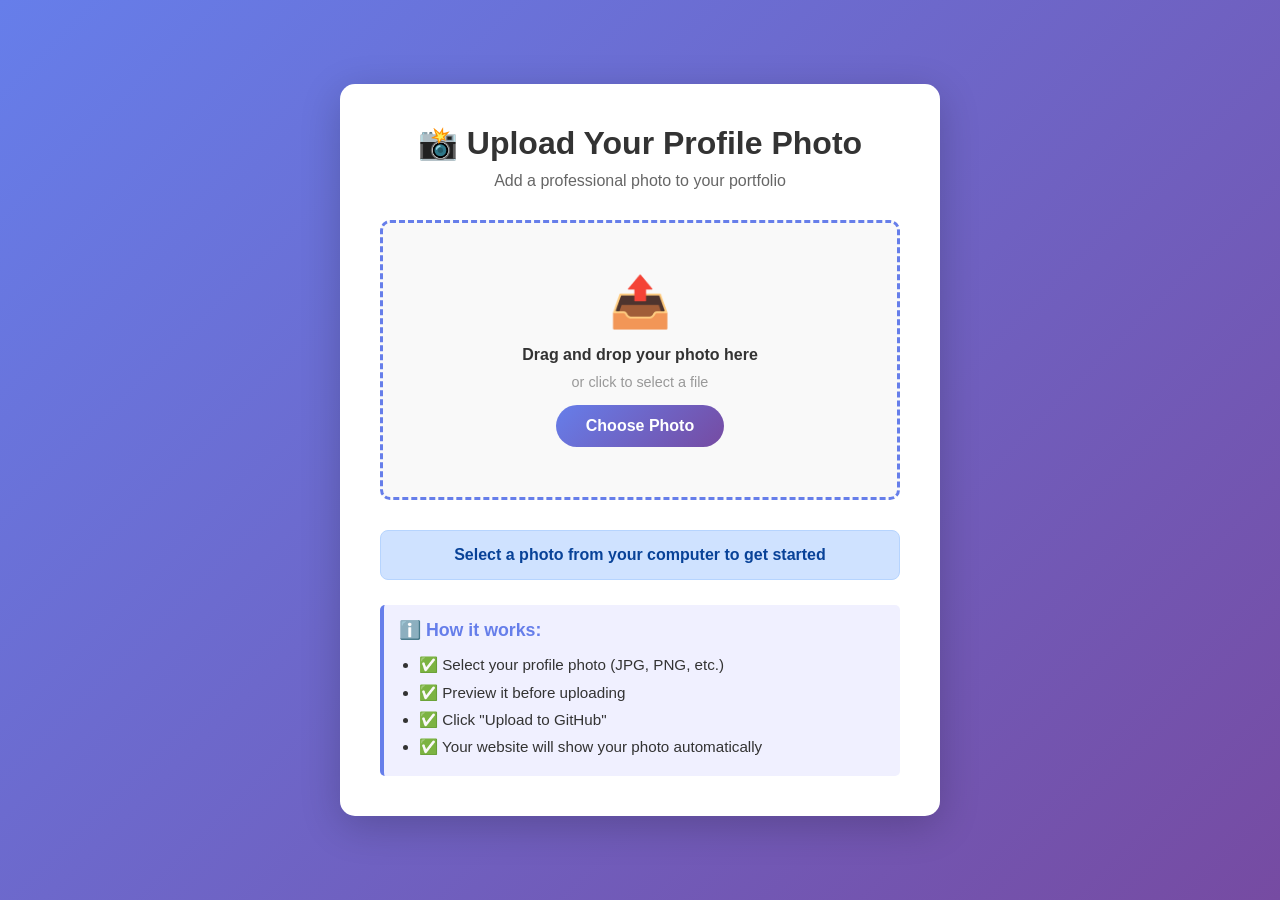
<file: upload.html>
<!DOCTYPE html>
<html lang="en">
<head>
    <meta charset="UTF-8">
    <meta name="viewport" content="width=device-width, initial-scale=1.0">
    <title>Upload Profile Photo - MD Abu Taib</title>
    <style>
        * {
            margin: 0;
            padding: 0;
            box-sizing: border-box;
        }

        body {
            font-family: 'Segoe UI', Tahoma, Geneva, Verdana, sans-serif;
            background: linear-gradient(135deg, #667eea 0%, #764ba2 100%);
            min-height: 100vh;
            display: flex;
            align-items: center;
            justify-content: center;
            padding: 20px;
        }

        .container {
            background: white;
            border-radius: 15px;
            box-shadow: 0 10px 40px rgba(0, 0, 0, 0.2);
            max-width: 600px;
            width: 100%;
            padding: 40px;
            text-align: center;
        }

        h1 {
            color: #333;
            margin-bottom: 10px;
            font-size: 2rem;
        }

        .subtitle {
            color: #666;
            margin-bottom: 30px;
            font-size: 1rem;
        }

        .upload-area {
            border: 3px dashed #667eea;
            border-radius: 10px;
            padding: 50px 20px;
            margin: 30px 0;
            cursor: pointer;
            transition: all 0.3s ease;
            background: #f9f9f9;
        }

        .upload-area:hover {
            background: #f0f0ff;
            border-color: #764ba2;
            transform: scale(1.02);
        }

        .upload-area.dragover {
            background: #e8e8ff;
            border-color: #764ba2;
            transform: scale(1.05);
        }

        .upload-icon {
            font-size: 50px;
            margin-bottom: 15px;
        }

        .upload-text {
            color: #333;
            font-weight: 600;
            margin-bottom: 10px;
        }

        .upload-subtext {
            color: #999;
            font-size: 0.9rem;
        }

        input[type="file"] {
            display: none;
        }

        .file-input-label {
            display: inline-block;
            background: linear-gradient(135deg, #667eea 0%, #764ba2 100%);
            color: white;
            padding: 12px 30px;
            border-radius: 25px;
            cursor: pointer;
            font-weight: 600;
            transition: all 0.3s ease;
            margin-top: 15px;
        }

        .file-input-label:hover {
            transform: translateY(-2px);
            box-shadow: 0 5px 15px rgba(102, 126, 234, 0.4);
        }

        .preview-section {
            margin-top: 30px;
            display: none;
        }

        .preview-section.show {
            display: block;
        }

        .preview-image {
            max-width: 200px;
            height: 200px;
            border-radius: 50%;
            object-fit: cover;
            border: 5px solid #667eea;
            margin: 20px auto;
            display: block;
            box-shadow: 0 5px 20px rgba(102, 126, 234, 0.3);
        }

        .action-buttons {
            display: flex;
            gap: 15px;
            margin-top: 20px;
            justify-content: center;
            flex-wrap: wrap;
        }

        .btn {
            padding: 12px 30px;
            border: none;
            border-radius: 25px;
            font-weight: 600;
            cursor: pointer;
            transition: all 0.3s ease;
            font-size: 1rem;
        }

        .btn-upload {
            background: linear-gradient(135deg, #667eea 0%, #764ba2 100%);
            color: white;
        }

        .btn-upload:hover {
            transform: translateY(-2px);
            box-shadow: 0 5px 15px rgba(102, 126, 234, 0.4);
        }

        .btn-upload:disabled {
            opacity: 0.5;
            cursor: not-allowed;
        }

        .btn-cancel {
            background: #f0f0f0;
            color: #333;
        }

        .btn-cancel:hover {
            background: #e0e0e0;
        }

        .status-message {
            margin-top: 20px;
            padding: 15px;
            border-radius: 8px;
            display: none;
            font-weight: 600;
        }

        .status-message.show {
            display: block;
        }

        .status-success {
            background: #d4edda;
            color: #155724;
            border: 1px solid #c3e6cb;
        }

        .status-error {
            background: #f8d7da;
            color: #721c24;
            border: 1px solid #f5c6cb;
        }

        .status-loading {
            background: #cfe2ff;
            color: #084298;
            border: 1px solid #b6d4fe;
        }

        .info-box {
            background: #f0f0ff;
            border-left: 4px solid #667eea;
            padding: 15px;
            margin-top: 25px;
            border-radius: 5px;
            text-align: left;
            font-size: 0.95rem;
            color: #333;
        }

        .info-box h3 {
            color: #667eea;
            margin-bottom: 10px;
        }

        .info-box ul {
            margin-left: 20px;
            line-height: 1.8;
        }

        .loader {
            border: 4px solid #f3f3f3;
            border-top: 4px solid #667eea;
            border-radius: 50%;
            width: 30px;
            height: 30px;
            animation: spin 1s linear infinite;
            margin: 10px auto;
        }

        @keyframes spin {
            0% { transform: rotate(0deg); }
            100% { transform: rotate(360deg); }
        }
    </style>
</head>
<body>
    <div class="container">
        <h1>📸 Upload Your Profile Photo</h1>
        <p class="subtitle">Add a professional photo to your portfolio</p>

        <div class="upload-area" id="uploadArea">
            <div class="upload-icon">📤</div>
            <div class="upload-text">Drag and drop your photo here</div>
            <div class="upload-subtext">or click to select a file</div>
            <label class="file-input-label">
                Choose Photo
                <input type="file" id="fileInput" accept="image/*">
            </label>
        </div>

        <div class="preview-section" id="previewSection">
            <h3>Preview</h3>
            <img id="previewImage" class="preview-image" alt="Preview">
            <p id="fileName" style="color: #666; margin-top: 10px;"></p>

            <div class="action-buttons">
                <button class="btn btn-upload" id="uploadBtn">Upload to GitHub</button>
                <button class="btn btn-cancel" id="cancelBtn">Choose Another Photo</button>
            </div>
        </div>

        <div class="status-message" id="statusMessage"></div>

        <div class="info-box">
            <h3>ℹ️ How it works:</h3>
            <ul>
                <li>✅ Select your profile photo (JPG, PNG, etc.)</li>
                <li>✅ Preview it before uploading</li>
                <li>✅ Click "Upload to GitHub"</li>
                <li>✅ Your website will show your photo automatically</li>
            </ul>
        </div>
    </div>

    <script>
        const uploadArea = document.getElementById('uploadArea');
        const fileInput = document.getElementById('fileInput');
        const previewSection = document.getElementById('previewSection');
        const previewImage = document.getElementById('previewImage');
        const fileName = document.getElementById('fileName');
        const uploadBtn = document.getElementById('uploadBtn');
        const cancelBtn = document.getElementById('cancelBtn');
        const statusMessage = document.getElementById('statusMessage');

        let selectedFile = null;

        // Drag and drop functionality
        uploadArea.addEventListener('dragover', (e) => {
            e.preventDefault();
            uploadArea.classList.add('dragover');
        });

        uploadArea.addEventListener('dragleave', () => {
            uploadArea.classList.remove('dragover');
        });

        uploadArea.addEventListener('drop', (e) => {
            e.preventDefault();
            uploadArea.classList.remove('dragover');
            const files = e.dataTransfer.files;
            if (files.length > 0) {
                handleFile(files[0]);
            }
        });

        // File input change
        fileInput.addEventListener('change', (e) => {
            if (e.target.files.length > 0) {
                handleFile(e.target.files[0]);
            }
        });

        // Click on upload area to select file
        uploadArea.addEventListener('click', () => {
            fileInput.click();
        });

        function handleFile(file) {
            // Validate file type
            if (!file.type.startsWith('image/')) {
                showStatus('Please select an image file', 'error');
                return;
            }

            // Validate file size (max 5MB)
            if (file.size > 5 * 1024 * 1024) {
                showStatus('File size must be less than 5MB', 'error');
                return;
            }

            selectedFile = file;

            // Show preview
            const reader = new FileReader();
            reader.onload = (e) => {
                previewImage.src = e.target.result;
                fileName.textContent = `File: ${file.name}`;
                previewSection.classList.add('show');
                uploadArea.style.display = 'none';
                statusMessage.classList.remove('show');
            };
            reader.readAsDataURL(file);
        }

        cancelBtn.addEventListener('click', () => {
            selectedFile = null;
            fileInput.value = '';
            previewSection.classList.remove('show');
            uploadArea.style.display = 'block';
            statusMessage.classList.remove('show');
        });

        uploadBtn.addEventListener('click', () => {
            if (!selectedFile) return;

            uploadBtn.disabled = true;
            uploadBtn.innerHTML = '<div class="loader"></div> Uploading...';

            // Convert file to base64
            const reader = new FileReader();
            reader.onload = (e) => {
                uploadToGitHub(selectedFile.name, e.target.result);
            };
            reader.readAsDataURL(selectedFile);
        });

        function uploadToGitHub(filename, base64Data) {
            // Remove data:image/...;base64, prefix
            const base64 = base64Data.split(',')[1];
            const newFilename = 'profile.jpg'; // Always save as profile.jpg

            showStatus('Uploading to GitHub...', 'loading');

            // Using GitHub API to create/update file
            const message = `Add profile photo: ${filename}`;
            
            // Note: This would require authentication via GitHub API
            // For now, we'll show instructions
            showStatus(`
                <strong>⚠️ Manual Step Required:</strong><br><br>
                GitHub's API requires authentication. Please upload manually:<br><br>
                1. Go to: <a href="https://github.com/taib426/taib426.github.io/upload/main" target="_blank" style="color: #667eea; text-decoration: underline;">GitHub Upload Page</a><br>
                2. Upload your photo as <strong>profile.jpg</strong><br>
                3. Commit changes<br><br>
                Your website will show the photo automatically! 🎉
            `, 'loading');

            uploadBtn.disabled = false;
            uploadBtn.innerHTML = 'Upload to GitHub';
        }

        function showStatus(message, type) {
            statusMessage.innerHTML = message;
            statusMessage.className = `status-message show status-${type}`;
        }

        // Show info on load
        showStatus('Select a photo from your computer to get started', 'loading');
    </script>
</body>
</html>
</file>
<file: styles.css>
* {
    margin: 0;
    padding: 0;
    box-sizing: border-box;
}

:root {
    --primary-color: #6366f1;
    --secondary-color: #ec4899;
    --dark-bg: #0f172a;
    --light-bg: #f8fafc;
    --text-dark: #1e293b;
    --text-light: #64748b;
    --border-color: #e2e8f0;
}

body {
    font-family: 'Segoe UI', Tahoma, Geneva, Verdana, sans-serif;
    line-height: 1.6;
    color: var(--text-dark);
    background-color: #ffffff;
}

.container {
    max-width: 1200px;
    margin: 0 auto;
    padding: 0 20px;
}

/* Navigation */
.navbar {
    background: linear-gradient(135deg, var(--primary-color) 0%, var(--secondary-color) 100%);
    padding: 1rem 0;
    position: sticky;
    top: 0;
    z-index: 100;
    box-shadow: 0 2px 10px rgba(0, 0, 0, 0.1);
}

.navbar .container {
    display: flex;
    justify-content: space-between;
    align-items: center;
}

.logo {
    font-size: 1.5rem;
    font-weight: bold;
    color: white;
}

.nav-links {
    display: flex;
    list-style: none;
    gap: 2rem;
}

.nav-links a {
    color: white;
    text-decoration: none;
    font-weight: 500;
    transition: opacity 0.3s ease;
}

.nav-links a:hover {
    opacity: 0.8;
}

/* Hero Section */
.hero {
    background: linear-gradient(135deg, #667eea 0%, #764ba2 100%);
    color: white;
    padding: 100px 20px;
    text-align: center;
    min-height: 600px;
    display: flex;
    align-items: center;
    justify-content: center;
}

.hero-content {
    max-width: 600px;
}

.hero-avatar {
    font-size: 120px;
    margin-bottom: 30px;
    opacity: 0.9;
}

.hero h1 {
    font-size: 3rem;
    margin-bottom: 20px;
    font-weight: bold;
}

.hero p {
    font-size: 1.2rem;
    margin-bottom: 30px;
    opacity: 0.95;
}

.cta-button {
    display: inline-block;
    padding: 15px 40px;
    background-color: white;
    color: var(--primary-color);
    text-decoration: none;
    border-radius: 50px;
    font-weight: bold;
    transition: transform 0.3s ease, box-shadow 0.3s ease;
    box-shadow: 0 4px 15px rgba(0, 0, 0, 0.2);
}

.cta-button:hover {
    transform: translateY(-3px);
    box-shadow: 0 6px 20px rgba(0, 0, 0, 0.3);
}

/* About Section */
.about {
    padding: 80px 20px;
    background-color: var(--light-bg);
}

.about h2 {
    font-size: 2.5rem;
    margin-bottom: 50px;
    text-align: center;
    color: var(--text-dark);
}

.about-content {
    max-width: 800px;
    margin: 0 auto;
}

.about-text p {
    font-size: 1.1rem;
    margin-bottom: 20px;
    color: var(--text-light);
    line-height: 1.8;
}

.skills {
    margin-top: 40px;
}

.skills h3 {
    font-size: 1.5rem;
    margin-bottom: 20px;
    color: var(--text-dark);
}

.skill-tags {
    display: flex;
    flex-wrap: wrap;
    gap: 10px;
}

.skill-tag {
    display: inline-block;
    padding: 8px 16px;
    background: linear-gradient(135deg, var(--primary-color) 0%, var(--secondary-color) 100%);
    color: white;
    border-radius: 20px;
    font-size: 0.9rem;
    font-weight: 500;
}

/* Projects Section */
.projects {
    padding: 80px 20px;
}

.projects h2 {
    font-size: 2.5rem;
    margin-bottom: 50px;
    text-align: center;
    color: var(--text-dark);
}

.projects-grid {
    display: grid;
    grid-template-columns: repeat(auto-fit, minmax(300px, 1fr));
    gap: 30px;
    max-width: 1200px;
    margin: 0 auto;
}

.project-card {
    background: white;
    border: 1px solid var(--border-color);
    border-radius: 10px;
    padding: 30px;
    text-align: center;
    transition: transform 0.3s ease, box-shadow 0.3s ease;
    box-shadow: 0 2px 10px rgba(0, 0, 0, 0.05);
}

.project-card:hover {
    transform: translateY(-10px);
    box-shadow: 0 10px 30px rgba(0, 0, 0, 0.1);
}

.project-icon {
    font-size: 50px;
    background: linear-gradient(135deg, var(--primary-color) 0%, var(--secondary-color) 100%);
    -webkit-background-clip: text;
    -webkit-text-fill-color: transparent;
    margin-bottom: 20px;
}

.project-card h3 {
    font-size: 1.5rem;
    margin-bottom: 15px;
    color: var(--text-dark);
}

.project-card p {
    color: var(--text-light);
    margin-bottom: 20px;
    line-height: 1.6;
}

.project-link {
    color: var(--primary-color);
    text-decoration: none;
    font-weight: 600;
    transition: color 0.3s ease;
}

.project-link:hover {
    color: var(--secondary-color);
}

/* Contact Section */
.contact {
    background: linear-gradient(135deg, var(--primary-color) 0%, var(--secondary-color) 100%);
    color: white;
    padding: 80px 20px;
    text-align: center;
}

.contact h2 {
    font-size: 2.5rem;
    margin-bottom: 20px;
}

.contact > .container > p {
    font-size: 1.1rem;
    margin-bottom: 40px;
    opacity: 0.95;
}

.contact-links {
    display: flex;
    justify-content: center;
    gap: 30px;
    flex-wrap: wrap;
    margin-bottom: 30px;
}

.contact-link {
    display: flex;
    flex-direction: column;
    align-items: center;
    gap: 10px;
    color: white;
    text-decoration: none;
    transition: transform 0.3s ease;
    padding: 20px 25px;
    background: rgba(255, 255, 255, 0.1);
    border-radius: 10px;
}

.contact-link i {
    font-size: 2rem;
}

.contact-link span {
    font-weight: 600;
}

.contact-link:hover {
    transform: scale(1.1);
    background: rgba(255, 255, 255, 0.2);
}

/* Footer */
.footer {
    background-color: var(--text-dark);
    color: white;
    text-align: center;
    padding: 30px 20px;
    border-top: 1px solid var(--border-color);
}

.footer p {
    margin: 5px 0;
}

.footer a {
    color: var(--primary-color);
    text-decoration: none;
}

.footer a:hover {
    text-decoration: underline;
}

.footer i {
    color: var(--secondary-color);
}

/* Responsive */
@media (max-width: 768px) {
    .nav-links {
        gap: 1rem;
        font-size: 0.9rem;
    }

    .hero h1 {
        font-size: 2rem;
    }

    .hero-avatar {
        font-size: 80px;
    }

    .about h2,
    .projects h2,
    .contact h2 {
        font-size: 2rem;
    }

    .projects-grid {
        grid-template-columns: 1fr;
    }

    .contact-links {
        gap: 15px;
    }

    .contact-link {
        padding: 15px 20px;
    }
}
</file>
